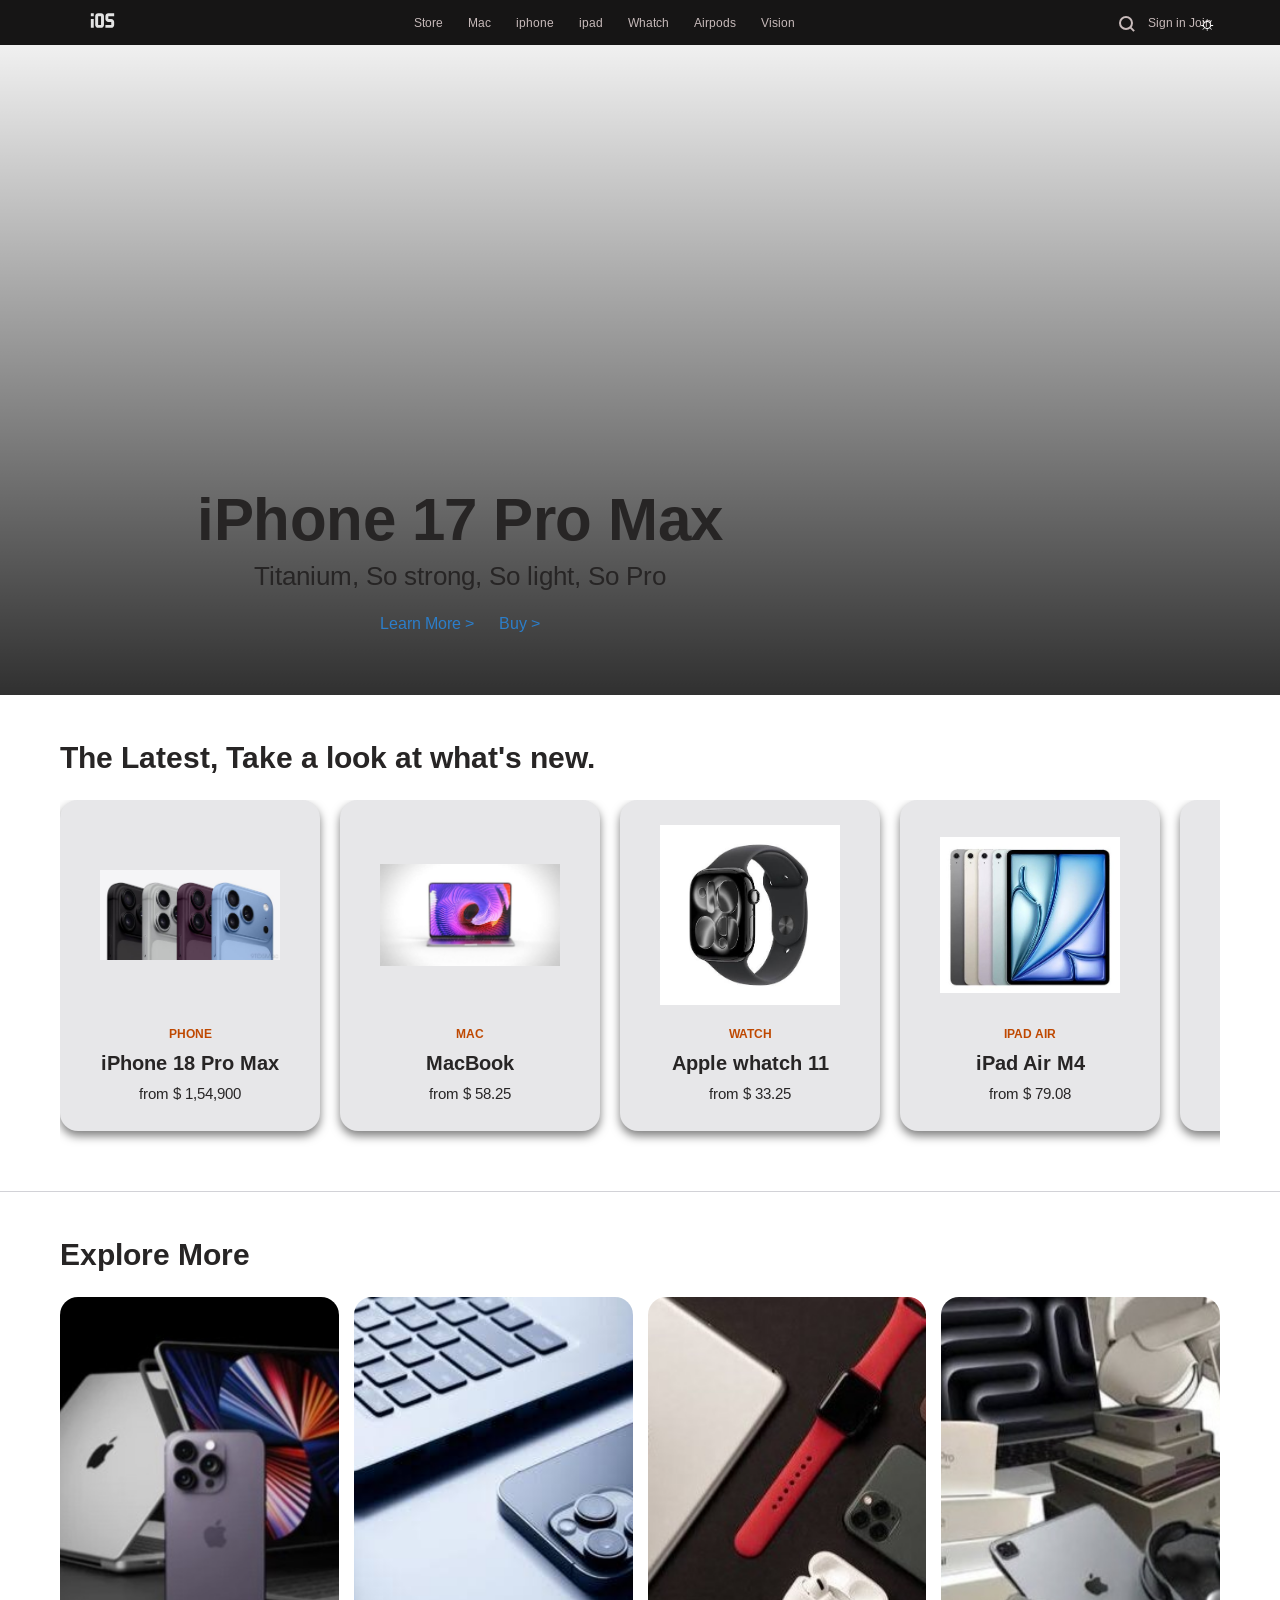
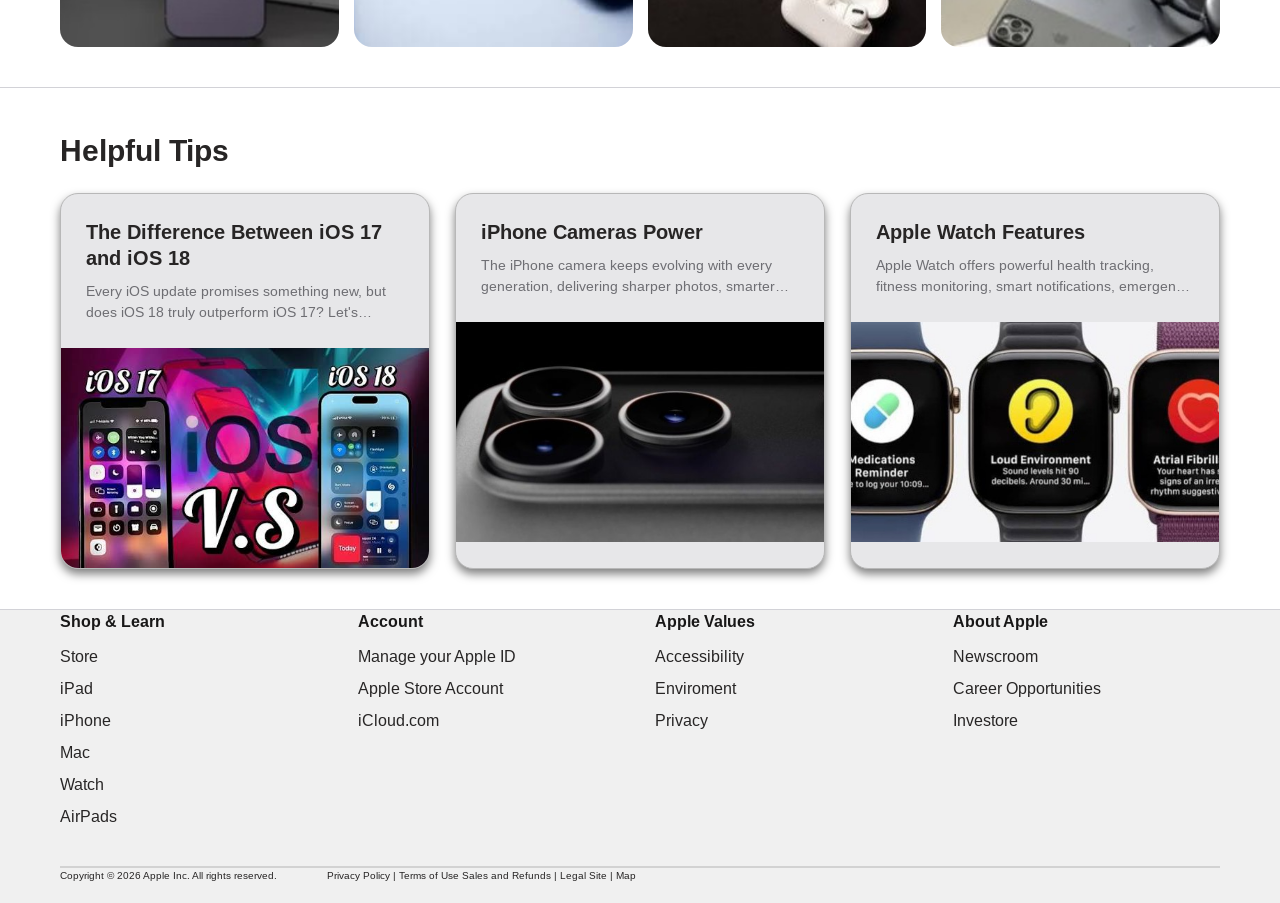
<file: index.html>
<!DOCTYPE html>
<html lang="en">
    <head>
        <meta charset="UTF-8">
        <meta name="viewport" content="width=device-width, initial-scale=1.0">
        <title>Document</title>
        <link rel="stylesheet" href="style.css">

    </head>
    <body>

        <header>
            <div class="container-wrapper">
                <div class="header-inner">
                    <input type="checkbox" id="menu-toggle"
                        class="menu-checkbox">
                    <label for="menu-toggle" class="menu-toggle">
                        <span></span>
                        <span></span>
                        <span></span>
                    </label>
                    <a href="#" class="logo"><svg xmlns="http://www.w3.org/2000/svg" height="35" viewBox="0 -960 960 960" width="35" fill="#e3e3e3"><path d="M160-600v-80h80v80h-80Zm0 320v-240h80v240h-80Zm280 0h-80q-33 0-56.5-23.5T280-360v-240q0-33 23.5-56.5T360-680h80q33 0 56.5 23.5T520-600v240q0 33-23.5 56.5T440-280Zm-80-80h80v-240h-80v240Zm200 80v-80h160v-80h-80q-33 0-56.5-23.5T560-520v-80q0-33 23.5-56.5T640-680h160v80H640v80h80q33 0 56.5 23.5T800-440v80q0 33-23.5 56.5T720-280H560Z" /></svg></a>
                    <nav class="navlinks">
                        <a href="#">Store</a>
                        <a href="#">Mac</a>
                        <a href="#">iphone</a>
                        <a href="#">ipad</a>
                        <a href="#">Whatch</a>
                        <a href="#">Airpods</a>
                        <a href="#">Vision</a>
                    </nav>
                    <a href="#" class="search-icon"></a>
                    <div class="header-actions">
                        <a href="#">Sign in</a>
                        <a href="#">Join</a>
                        <input type="checkbox" id="dark-toggle" class="dark-toggle">
                        <label for="dark-toggle" class="dark-label"></label>
                    </div>
                    <nav class="navbar-menu">
                        <ul class="nav-links-menu">
                            <li><a href="#">Store</a></li>
                            <li><a href="#">Mac</a></li>
                            <li><a href="#">iphone</a></li>
                            <li><a href="#">ipad</a></li>
                            <li><a href="#">Whatch</a></li>
                            <li><a href="#">Airpods</a></li>
                            <li><a href="#">Vision</a></li>
                        </ul>
                    </nav>
                </div>
            </div>
        </header>
        <section class="main-banner">
            <div class="container-wrapper">
                <div class="banner-content">
                    <h1>iPhone 17 Pro Max</h1>
                    <p>Titanium, So strong, So light, So Pro</p>
                    <div class="banner-links">
                        <a href="#">Learn More > </a>
                        <a href="#">Buy > </a>
                    </div>
                </div>
            </div>
        </section>
        <section class="content-section">
            <div class="container-wrapper">
                <h2 class="section-title">The Latest, Take a look at what's
                    new.</h2>
                <div class="slider-container">
                    <div class="product-card">
                        <img src="image/iphone18promax.jpg" alt>
                        <span class="card-category">phone</span>
                        <h3 class="card-title">iPhone 18 Pro Max</h3>
                        <span class="card-price">from $ 1,54,900</span>
                    </div>
                    <div class="product-card">
                        <img src="image/macbook.jpg" alt>
                        <span class="card-category">Mac</span>
                        <h3 class="card-title">MacBook</h3>
                        <span class="card-price">from $ 58.25</span>
                    </div>
                    <div class="product-card">
                        <img src="image/applewatch11.jpg" alt>
                        <span class="card-category">Watch</span>
                        <h3 class="card-title">Apple whatch 11</h3>
                        <span class="card-price">from $ 33.25</span>
                    </div>
                    <div class="product-card">
                        <img src="image/ipadairm4.jpg" alt>
                        <span class="card-category">iPad Air</span>
                        <h3 class="card-title">iPad Air M4</h3>
                        <span class="card-price">from $ 79.08</span>
                    </div>
                    <div class="product-card">
                        <img src="image/airpadspro.jpg" alt>
                        <span class="card-category">AirPads</span>
                        <h3 class="card-title">AirPads pro</h3>
                        <span class="card-price">from $ 40.08</span>
                    </div>
                </div>
            </div>
        </section>
        <section class="content-section">
            <div class="container-wrapper">
                <h2 class="section-title">Explore More</h2>
                <div class="promo-grid">
                    <div class="promo-box">
                        <img src="image/more1.jpg" alt>
                    </div>
                    <div class="promo-box">
                        <img src="image/more2.jpg" alt>
                    </div>
                    <div class="promo-box">
                        <img src="image/more3.jpg" alt>
                    </div>
                    <div class="promo-box">
                        <img src="image/more4.jpg" alt>
                    </div>
                </div>
            </div>
        </section>
        <section class="content-section">
            <div class="container-wrapper">

                <h2 class="section-title">Helpful Tips</h2>

                <div class="article-grid">

                    <div class="article-card">
                        <div class="article-text">
                            <h3 class="article-title">The Difference Between iOS
                                17 and iOS 18</h3>
                            <p class="article-summery">
                                Every iOS update promises something new, but
                                does iOS 18 truly outperform iOS 17? Let's
                                explore the key differences.
                            </p>
                        </div>

                        <div class="article-img">
                            <img src="image/article1.jpg"
                                alt="iOS 17 vs iOS 18">
                        </div>
                    </div>

                    <div class="article-card">
                        <div class="article-text">
                            <h3 class="article-title">iPhone Cameras Power</h3>
                            <p class="article-summery">
                                The iPhone camera keeps evolving with every
                                generation, delivering sharper photos, smarter
                                processing, and professional-quality results in
                                every shot.
                            </p>
                        </div>

                        <div class="article-img">
                            <img src="image/article2.jpg" alt="iPhone Camera">
                        </div>
                    </div>

                    <div class="article-card">
                        <div class="article-text">
                            <h3 class="article-title">Apple Watch Features</h3>
                            <p class="article-summery">
                                Apple Watch offers powerful health tracking,
                                fitness monitoring, smart notifications,
                                emergency safety features, seamless
                                connectivity, and convenient everyday tools.
                            </p>
                        </div>

                        <div class="article-img">
                            <img src="image/article3.jpg" alt="Apple Watch">
                        </div>
                    </div>
                </div>
            </div>
        </section>
        <footer>
            <div class="container-wrapper">
                <div class="footer-content">
                    <div class="footer-column">
                        <h4>Shop & Learn</h4>
                        <ul>
                            <li><a href="#">Store</a></li>
                            <li><a href="#">iPad</a></li>
                            <li><a href="#">iPhone</a></li>
                            <li><a href="#">Mac</a></li>
                            <li><a href="#">Watch</a></li>
                            <li><a href="#">AirPads</a></li>
                        </ul>
                    </div>
                    <div class="footer-column">
                        <h4>Account</h4>
                        <ul>
                            <li><a href="#">Manage your Apple ID</a></li>
                            <li><a href="#">Apple Store Account</a></li>
                            <li><a href="#">iCloud.com</a></li>
                        </ul>
                    </div>
                    <div class="footer-column">
                        <h4>Apple Values</h4>
                        <ul>
                            <li><a href="#">Accessibility</a></li>
                            <li><a href="#">Enviroment</a></li>
                            <li><a href="#">Privacy</a></li>
                        </ul>
                    </div>
                    <div class="footer-column">
                        <h4>About Apple</h4>
                        <ul>
                            <li><a href="#">Newscroom</a></li>
                            <li><a href="#">Career Opportunities</a></li>
                            <li><a href="#">Investore</a></li>
                        </ul>
                    </div>
                </div>
                <div class="footer-bottom">
                    <p>Copyright © 2026 Apple Inc. All rights reserved.</p>
                    <p>Privacy Policy | Terms of Use Sales and Refunds | Legal
                        Site | Map</p>
                </div>
            </div>
        </footer>
        
    </body>
</html>
</file>
<file: style.css>
@import url('https://fonts.googleapis.com/css2?family=Arimo:ital,wght@0,400..700;1,400..700&family=Roboto:ital,wght@0,100..900;1,100..900&display=swap');
*{
    margin: 0;
    padding: 0;
    box-sizing: border-box;
    font-family: Arimo;
}

body{
    background-color: #f0f0f0;
    color: #272525;
    line-height: 1.5;
    overflow-x: hidden;
}
a{
    text-decoration: none;
    color: inherit;
    transition: color 0.3s;
}
ul{
    list-style: none;
}
img{
    max-width: 100%;
    display: block;
    object-fit: cover;
}

.container-wrapper{
    width: 100%;
    max-width: 1200px;
    padding: 0 20px;
    margin: 0 auto;
}
header{
    background-color: rgb(22, 21, 21);
    height: 45px;
    position: sticky;
    top: 0;
    z-index: 1000;
    font-size: 12px;
    display: flex;
    align-items: center;
    position: relative;
}
.header-inner{
    display: flex;
    align-items: center;
    justify-content: flex-start;
    width: 100%;
}
.navlinks{
    display: none;
    gap: 25px;
}
.navlinks a{
    color: rgb(201, 188, 188);
}
.navlinks a:hover{
    color: #fff;
    font-size: 13px;
}
.header-actions{
    gap: 15px;
    align-items: center;
    color: rgb(201, 188, 188);
    font-size: 12px;
    order: 4;
    margin-left: auto;
    flex-shrink: 0;
    display: inline-block; 
    margin: 0 8px;
}
.header-actions a {
    white-space: nowrap;
    flex-shrink: 0;
    line-height: 1.2;
}
.header-actions a:hover{
    color: #fff;
    /* font-size: 13px; */
}
.search-icon{
    width: 14px;
    height: 14px;
    border-radius: 100%;
    border: 2px solid rgb(201, 188, 188);
    position: relative;
    cursor: pointer;
    order: 3;
    margin-left: 70px;
}
.search-icon::after{
    content: "";
    position: absolute;
    width: 6px;
    height: 2px;
    background-color: rgb(201, 188, 188);
    bottom: -2px;
    right: -4px;
    transform: rotate(45deg);
}
.menu-toggle{
    display: flex;
    width: 19px;
    height: 16px;
    flex-direction: column;
    justify-content: space-between;
    cursor: pointer;
    margin-right: 10px;
    order: 1;
}
.main-banner{
    width: 100%;
    height: 550px;
    background-size: cover;
    background-position: left;
    animation: changeslides 15s infinite;
    display: flex;
    flex-direction: column;
    justify-content: flex-end;
    text-align: center;
    position: relative;
    padding-bottom: 40px;
}
.main-banner::before{
    content: "";
    position: absolute;
    top :0;
    right: 0;
    left: 0;
    bottom: 0;
    background: linear-gradient(to top, rgba(0,0,0,0.8),transparent);
    z-index: 1;
}
.banner-content{
    position: relative;
    z-index: 2;
    width: 100%;
}
.banner-links{
    color: #2c7eca;
    display: flex;
    gap: 25px;
    justify-content: center;
    font-size: 16px;
}
.banner-content h1{
    font-size: 40px;
    margin-bottom: 10px;
    letter-spacing: -0.5px;
    line-height: 1.1;
}
.banner-content p{
    font-size: 18px;
    margin-bottom: 20px;
    line-height: 1.1;
}
.banner-links a:hover{
    text-decoration: underline;
}

@keyframes changeslides{
    0%{
        background-image: url(image/slide1.png);
    }
    33%{
        background-image: url(image/slide2.png);
    }
    66%{
        background-image: url(image/slide3.png);
    }
    100%{
        background-image: url(image/slide1.png);
    }
} 
.banner-content h1, .banner-content p{
    animation: textChange 15s infinite;
}
@keyframes textChange{
    0%{
        color: #fff;
    }
    33%{
        color: black;
    }
    66%{
        color: #fff;
    }
    100%{
        color: #fff;
    }
}

.content-section{
    padding: 40px 0;
    background-color: #fff;
    border-bottom: 1px solid #d2d2d7;
}
.section-title{
    font-size: 30px;
    font-weight: 600;
    margin-bottom: 20px;
}
.slider-container{
    display: flex;
    overflow-x: auto;
    gap: 20px;
    padding-bottom: 20px;
    scrollbar-width: none;
}
.slider-container::-webkit-scrollbar{
    display: none;
}
.product-card{
    min-width: 260px;
    background-color: #e7e7e9;
    border-radius: 18px;
    padding: 25px;
    display: flex;
    flex-direction: column;
    align-items: center;
    box-shadow: 0 5px 10px rgba(0, 0, 0, 0.5);
}
.product-card img{
    width: 180px;
    height: 180px;
    margin-bottom: 20px;
    object-fit: contain;
}
.card-category{
    color: #bf4800;
    font-size: 12px;
    font-weight: 600;
    text-transform: uppercase;
    margin-bottom: 5px;
}
.card-title{
    font-size: 20px;
    font-weight: 600;
    margin-bottom: 5px;
}
.card-price{
    font-size: 15px;
}
.promo-grid{
    display: grid;
    grid-template-columns: 1fr;
    gap: 15px;
    margin-top: 20px;
}
.promo-box{
    height: 250px;
    border-radius: 18px;
    background-color: black;
    overflow: hidden;
}
.promo-box img{
    width: 100%;
    height: 100%;
    object-fit: cover;
    cursor: pointer;
}
.article-grid{
    display: grid;
    grid-template-columns: 1fr;
    gap: 25px;
}
.article-card{
    background-color: #e7e7e9;
    border: 1px solid #b8b8b8;
    border-radius: 18px;
    overflow: hidden;
    display: flex;
    flex-direction: column;
    height: 100%;
    box-shadow: 0 5px 10px rgba(0, 0, 0, 0.5);
}
.article-text{
    padding: 25px;
}
.article-title{
    font-size: 20px;
    font-weight: 700;
    margin-bottom: 10px;
    line-height: 1.3;
}
.article-summery{
    font-size: 14px;
    color: #6e6e73;
    display: -webkit-box;
    -webkit-line-clamp: 2;
    -webkit-box-orient: vertical;
    overflow: hidden;
}
.article-img{
    width: 100%;
    height: 220px;
}
.article-img img{
    width: 100%;
    height: 100%;
    object-fit: cover;
    display: block;
}
.footer{
    padding: 40px 0;
    font-size: 12px;
    border-top: 2px solid #d2d2d2;
}
.footer-content{
    display: grid;
    grid-template-columns: 1fr;
    gap: 20px;
    margin-bottom: 30px;
}
.footer-column h4{
    color: rgb(24, 23, 23);
    font-weight: 600;
    margin-bottom:10px ;
}
.footer-column ul li{
    margin-bottom: 8px;
}
.footer-bottom{
    font-size: 10px;
    border-top: 2px solid #d2d2d2;
    display: flex;
    flex-direction: column;
    gap: 50px ;
    padding-bottom: 20px;
}
.navbar-menu{
    position: absolute;
    top: 100%;
    left: -100%;
    width: 100%;
    height: calc(100vh - 45px); 
    background-color: rgba(22, 21, 21, 0.95);
    backdrop-filter: blur(15px);
    transition: left 0.4s;
    box-shadow: 0 10px 15px rgba(0, 0, 0, 0.05);
    overflow-y: auto;
    padding: 20px 0px; 
}
.menu-checkbox:checked ~ .navbar-menu {
    left: 0;
}
.menu-toggle span{
    width: 100%;
    height: 2px;
    background: white;
    border-radius: 5px;
}
.logo{
    order: 2;
    margin-right: 10px;
    margin-left: 25px;
}
.nav-links-menu {
    display: flex;
    flex-direction: column;
    align-items: stretch;       
    gap: 15px;                 
    height: 100%;
    justify-content: flex-start;
    padding-top: 20px;
}
.nav-links-menu a {
    color: #fff;
    text-decoration: none;
    font-size: 18px;
    font-weight: 500;
    border-bottom: 1px solid rgba(255, 255, 255, 0.2);        
    width: 100%;              
    text-align: left;
    transition: all 0.3s ease;
    cursor: pointer;
    padding: 15px 30px;
    display: block;
    box-sizing: border-box;
}
.nav-links-menu a:hover {
    font-size: 26px;
}
.menu-checkbox{
    display: none;
}
.dark-toggle {
    display: none;
}
 .dark-label {
    position: absolute;
    right: 5%;
    top: 50%;
    transform: translateY(-50%);
    cursor: pointer;
    font-size: 20px;
    color: white;
    user-select: none;
}
.dark-label::before {
    content: "☼"; 
}
body:has(#dark-toggle:checked) .dark-label::before {
    content: "⏾";
}
/* دارک مود برای بنر (فقط رنگ متن) */
body:has(#dark-toggle:checked) .main-banner h1,
body:has(#dark-toggle:checked) .main-banner p {
    color: #f0f0f0;
}

/* دارک مود برای بخش‌های محتوا و فوتر */
body:has(#dark-toggle:checked) .content-section,
body:has(#dark-toggle:checked) footer {
    background-color: #1a1a1a !important;
    color: #f0f0f0 !important;
}

/* دارک مود برای کارت‌ها (محصولات، مقالات، پرومو) */
body:has(#dark-toggle:checked) .product-card,
body:has(#dark-toggle:checked) .article-card,
body:has(#dark-toggle:checked) .promo-box {
    background-color: #2a2a2a !important;
}

/* اگر می‌خوای رنگ متن کارت‌ها هم عوض بشه */
body:has(#dark-toggle:checked) .card-title,
body:has(#dark-toggle:checked) .card-price,
body:has(#dark-toggle:checked) .article-title,
body:has(#dark-toggle:checked) .article-summery {
    color: #f0f0f0 !important;
}

@media (min-width: 500px){
    .footer-content{
        grid-template-columns: repeat(2,1fr);
    }
}
@media screen and (min-width:768px){
    .menu-toggle {
        display: none;
    }
    .menu-checkbox {
        display: none;
    }
    .navbar-menu {
        display: none;
    }
    
    .logo {
        order: 1;
        margin-right: 40px;
    }
    
    .navlinks {
        display: flex;
        order: 2;
        gap: 25px;
        justify-content: center;
        flex: 1;
    }
    
    .search-icon {
        order: 3;
        margin-right: 15px;
    }
    
    .header-actions {
        order: 4;
        margin-left: auto;
    }
    
    .main-banner {
        height: 650px;
        padding-bottom: 60px;
    }
    .banner-content {
        max-width: 800px;
    }
    .banner-content h1 {
        font-size: 60px;
    }
    .banner-content p {
        font-size: 26px;
    }
    
    .promo-grid {
        grid-template-columns: repeat(2, 1fr);
    }
    .promo-box {
        height: 350px;
    }
    
    .article-grid {
        grid-template-columns: repeat(2, 1fr);
    }
    
    .footer-bottom {
        flex-direction: row;
    }
    
    .header-inner {
        justify-content: flex-start;
    }
}

@media (min-width: 900px){
    .footer-content{
        grid-template-columns: repeat(4,1fr);
        gap: 30px;
    }
}

@media (min-width: 1024px){
    .promo-grid{
        grid-template-columns: repeat(4, 1fr);
    }
    .article-grid{
        grid-template-columns: repeat(3, 1fr);
    }
}
</file>
